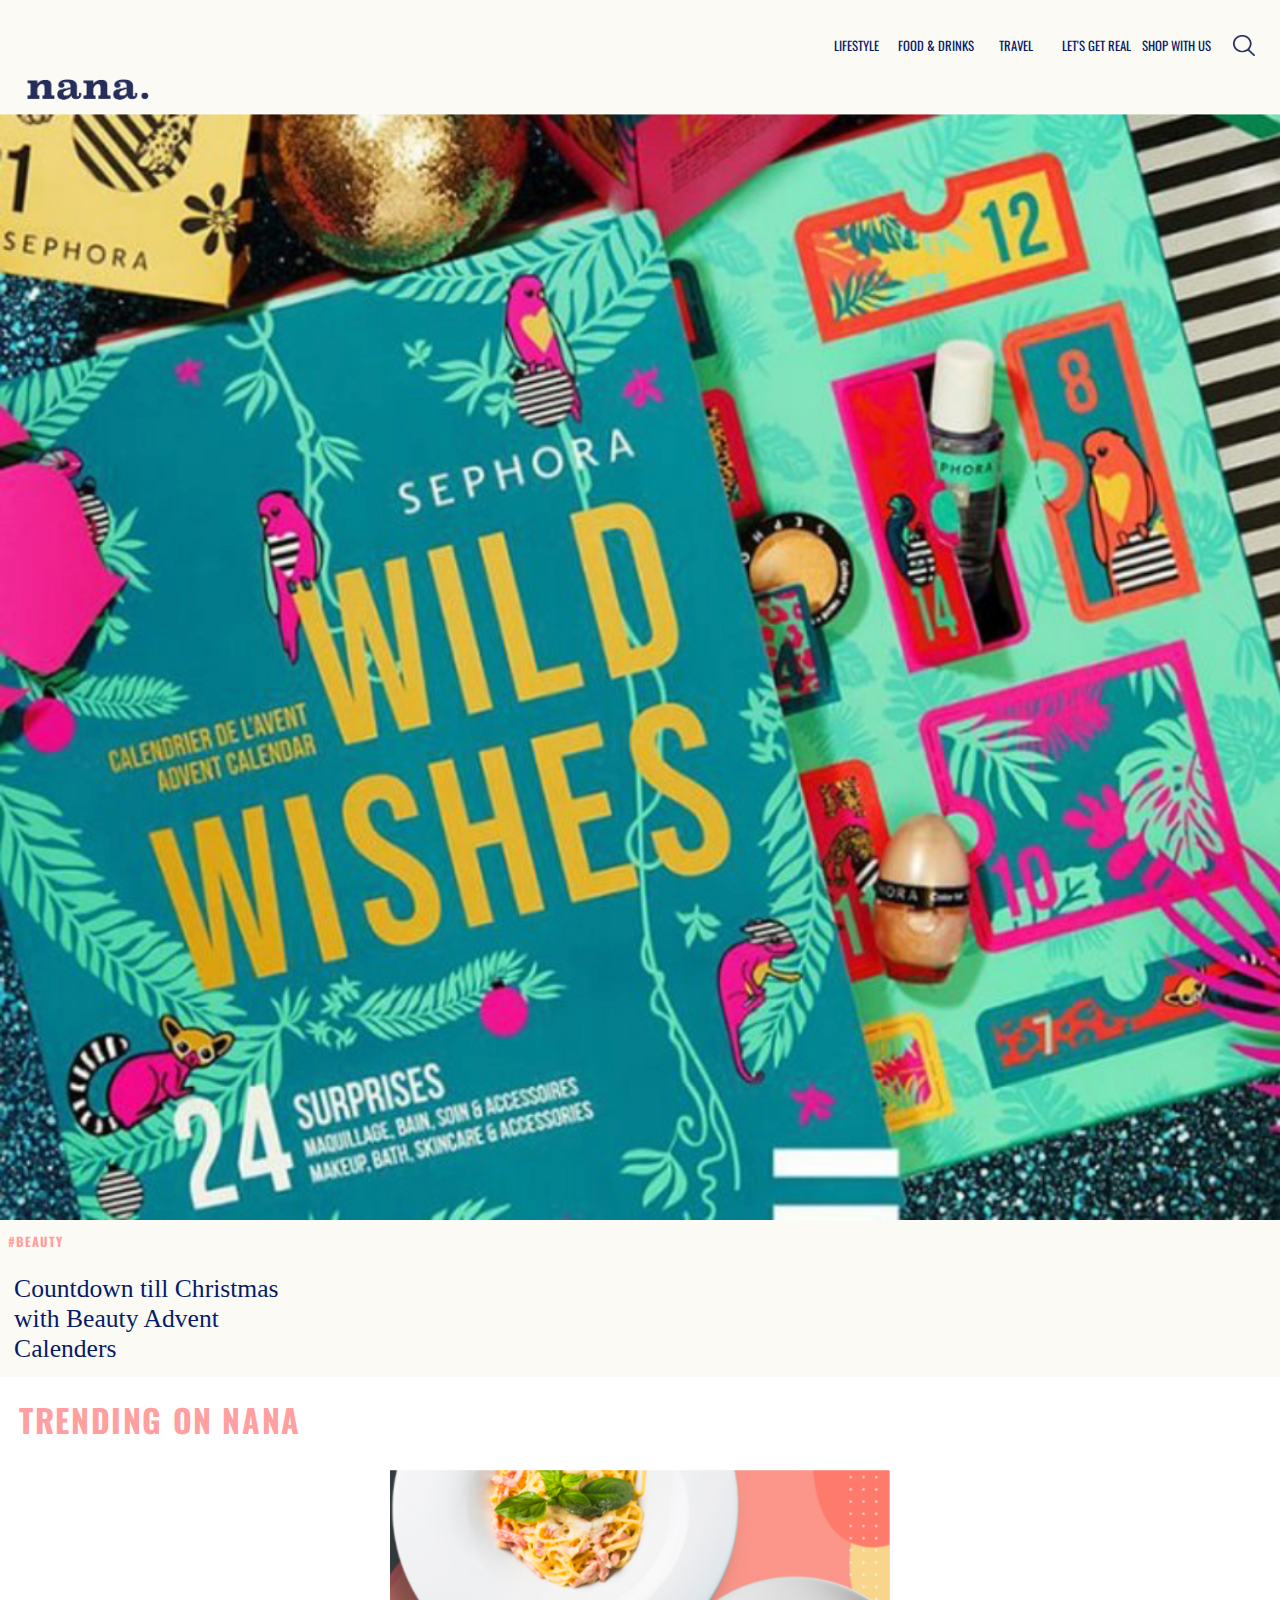
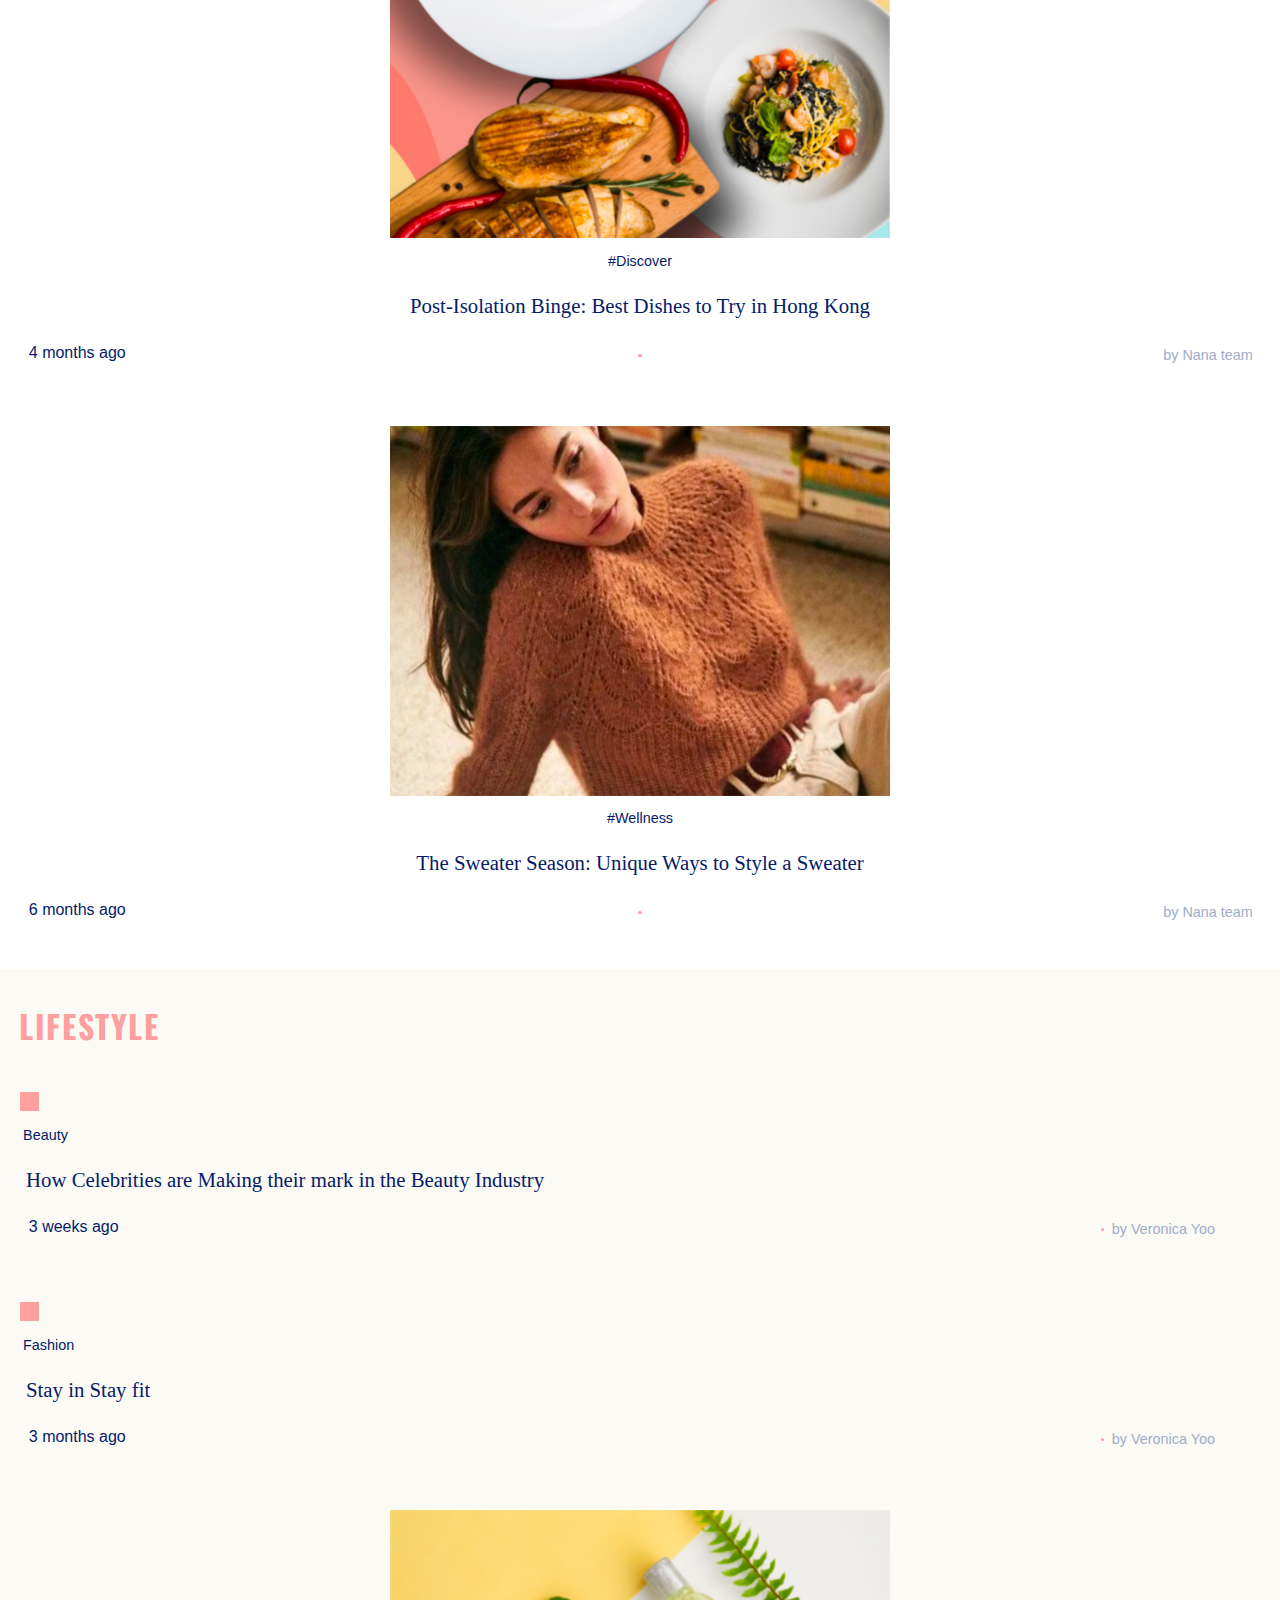
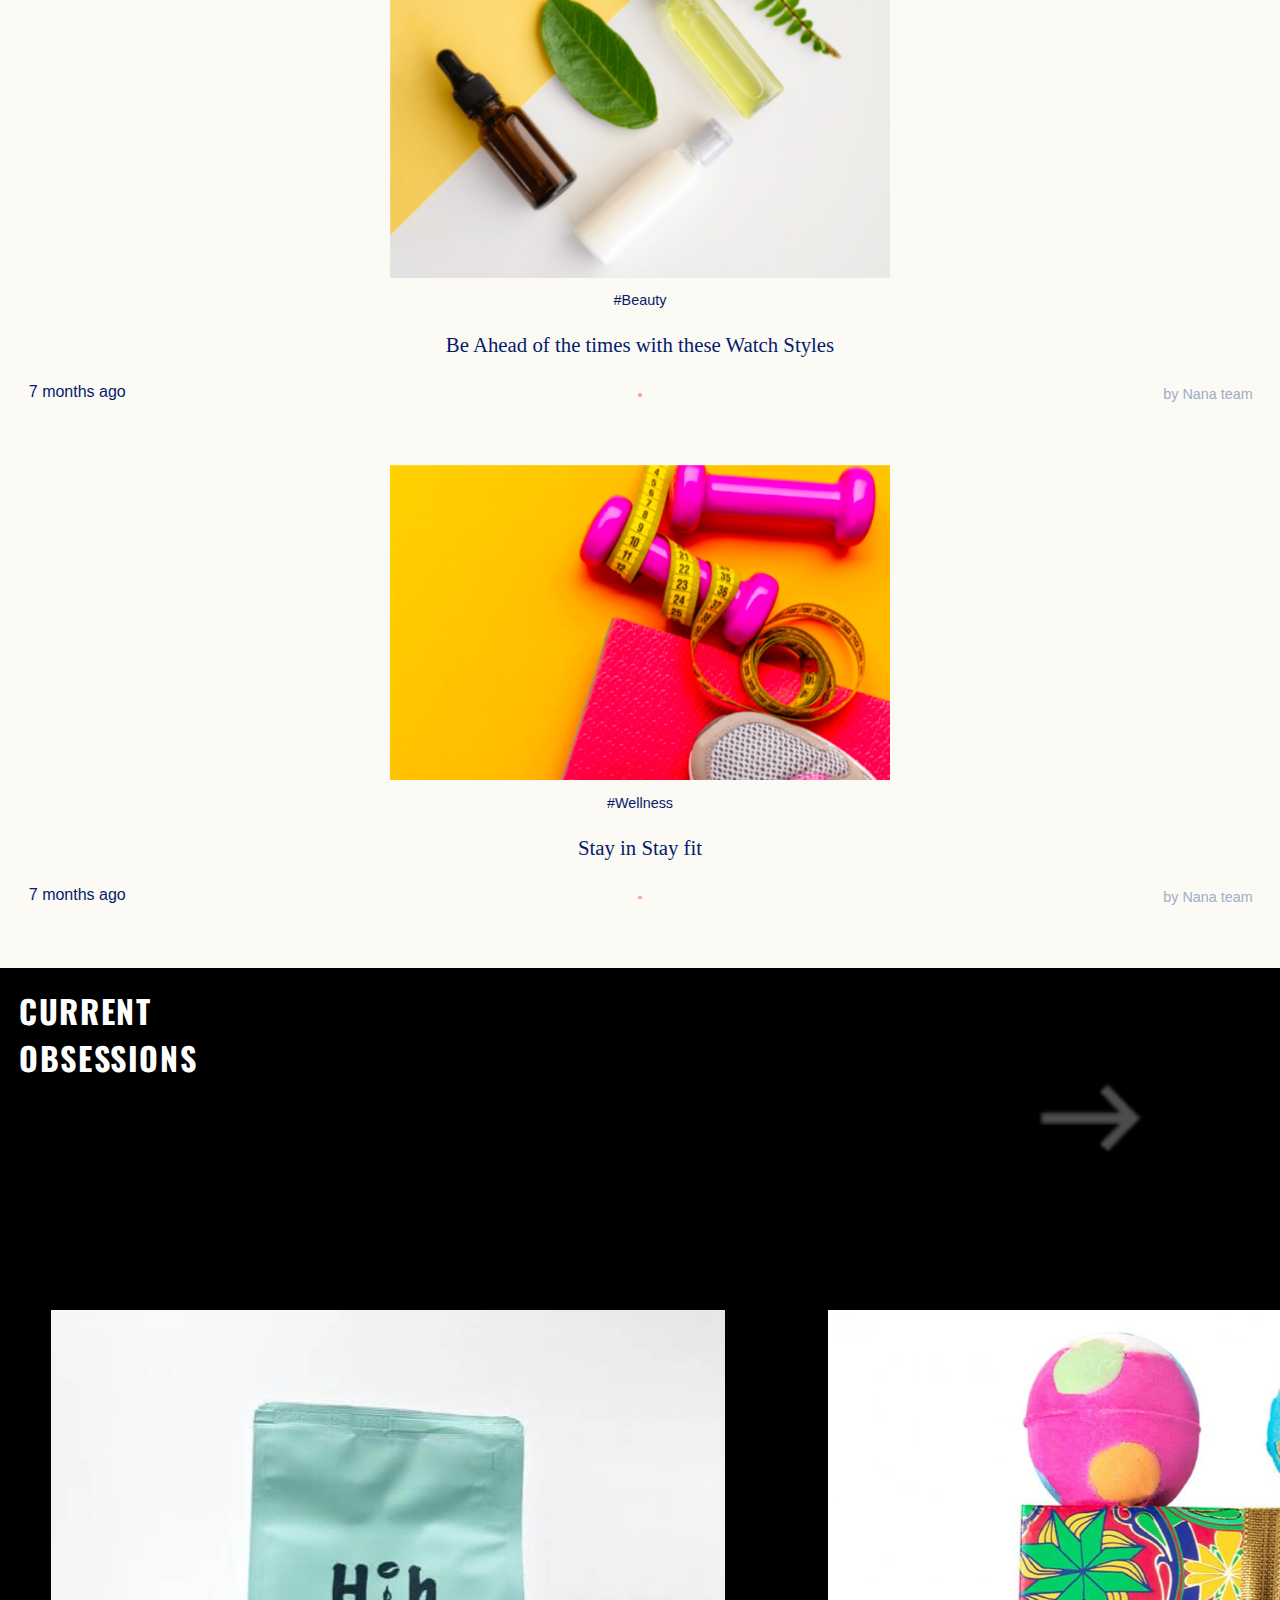
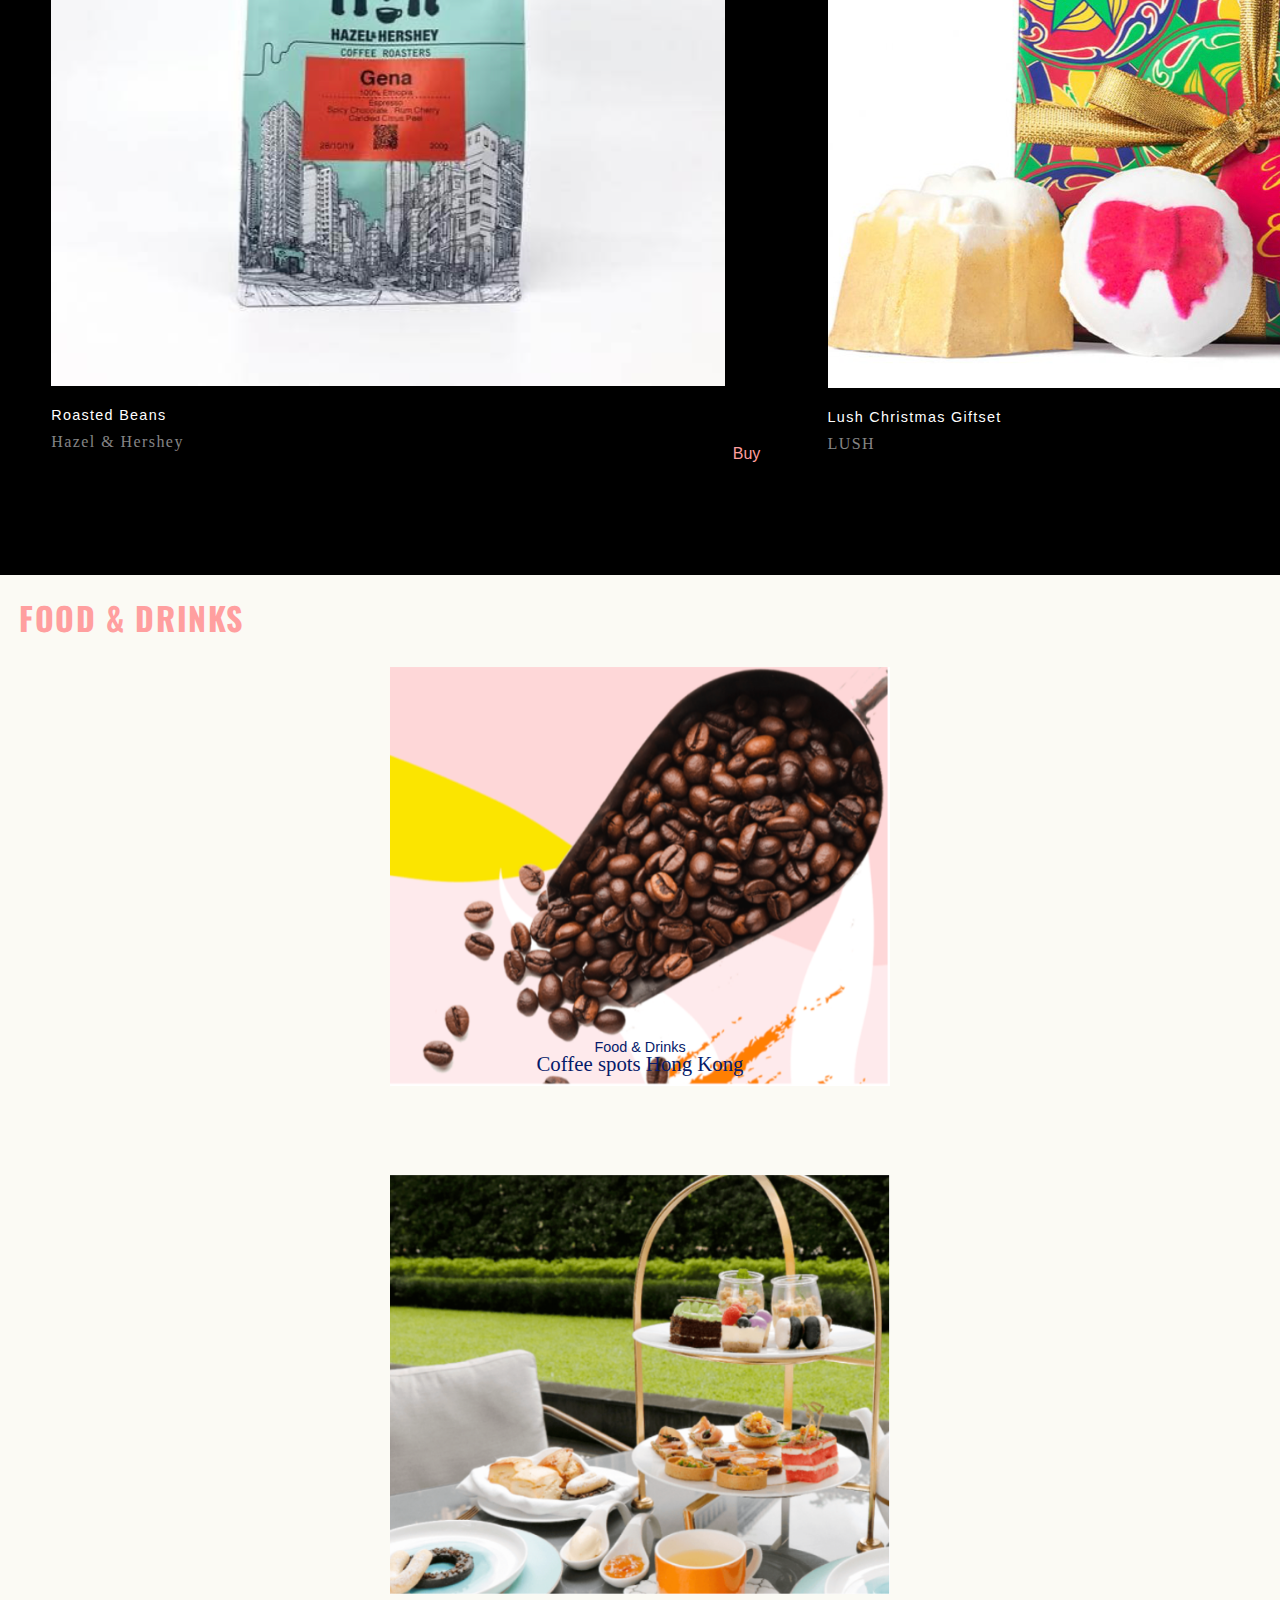
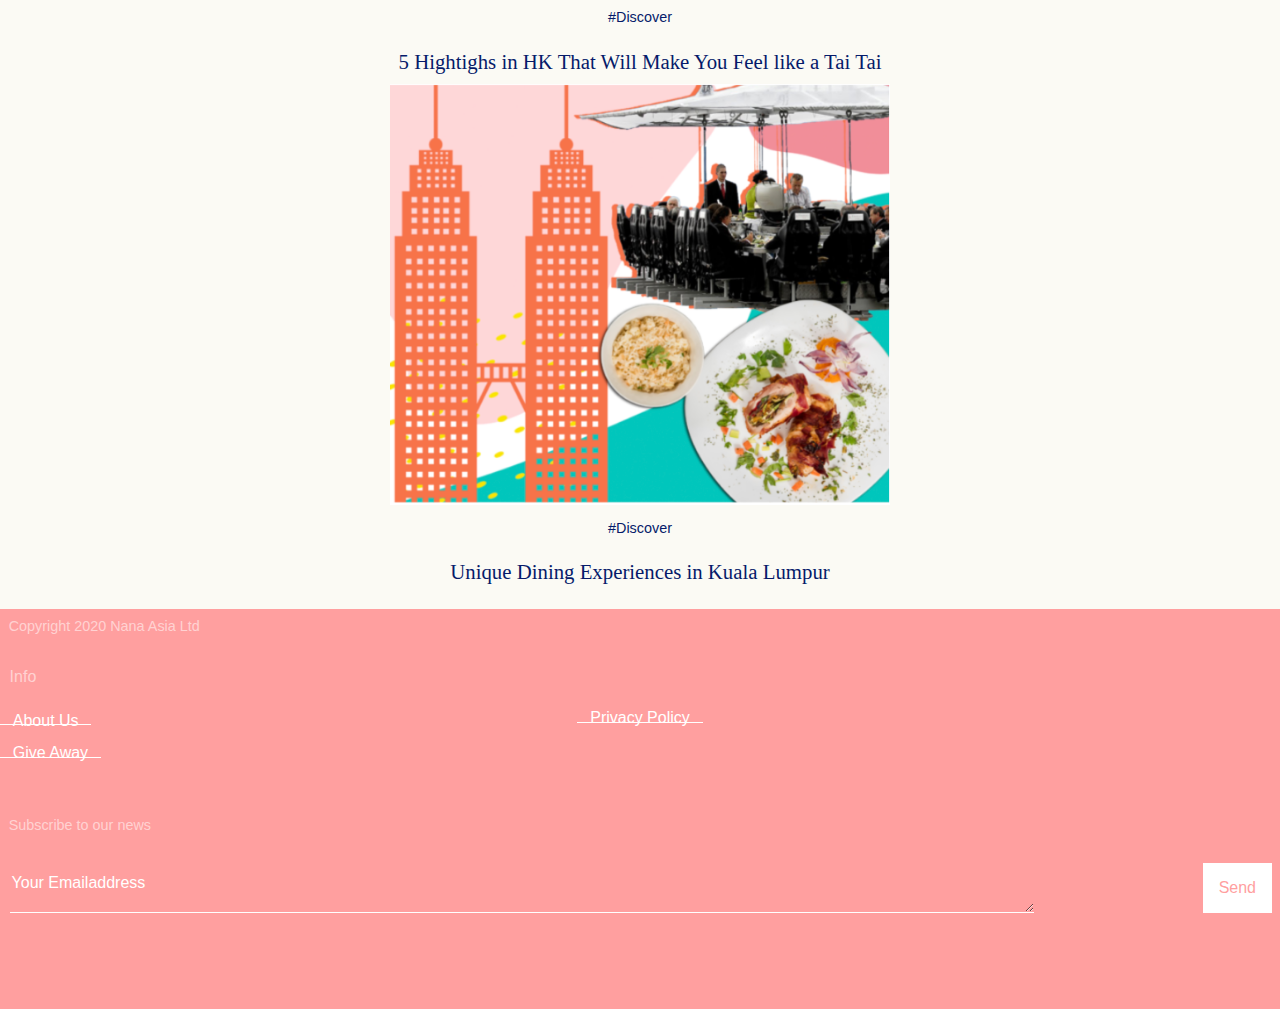
<file: index.html>
<!-- Noa Bos | 201 | 500791864-->
<!DOCTYPE html>
<html lang="en">

<head>

    <link rel="stylesheet" href="styles/style.css">
    <link rel="preconnect" href="https://fonts.gstatic.com">
    <link href="https://fonts.googleapis.com/css2?family=Oswald&display=swap" rel="stylesheet">
    <link rel="preconnect" href="https://fonts.gstatic.com">
    <link href="https://fonts.googleapis.com/css2?family=Merriweather:wght@300&display=swap" rel="stylesheet">
    <meta charset="utf-8">
    <meta name="author" content="Noa Bos klas 201">
    <meta name="viewport" content="width=device-width, initial-scale=1">

    <title>NANA | Digital Magazine and Media Company in Asia for Women</title>

</head>

<body>

    <!-- NAVIGATIE -->
    <header>
        <figure>
            <nav>
                <!-- site logo -->
                <a href="index.html"><img src="images/logo.png" class='logo' alt="logo_nana" /> </a>
                <ul>
                    <li><a href="detailpagina.html">Lifestyle</a> </li>
                    <li> <a href="detailpagina.html">Food &amp; drinks</a></li>
                    <li> <a href="detailpagina.html">Travel</a></li>
                    <li> <a href="detailpagina.html">Let's get real</a></li>
                    <li> <a href="detailpagina.html">Shop with us</a></li>
                </ul>
                <button class="nav-toggler"></button>
                <button class="nav-toggler-blue"></button>
            </nav>
        </figure>

        <!-- search bar -->
        <figure class="menu-btn"><img src="images/search.png" class="search" alt="search_icon" /></figure>
    </header>
    <main>
        <section>

            <!-- Slideshow -->
            <ul class="slideshow-container">
                <li class="mySlides fade"><img src="images/adventkalender.png" alt="advent kalender" />
                    <h2> #Beauty</h2>
                    <h4> Countdown till Christmas with Beauty Advent Calenders</h4>
                </li>
                <li class="mySlides fade"><img src="images/chakra.png" alt="chakra's aligned" />
                    <h2> #Wellness</h2>
                    <h4> I got my Chakras Aligned and this is what happened</h4>
                </li>
                <li class="mySlides fade"><img src="images/schoenen.png" alt="schoenen in de kleur beige" />
                    <h2> #Fashion</h2>
                    <h4>Rock your Outfits with these Shoes</h4>
                </li>
            </ul>
        </section>


        <!-- blog 1 -->

        <section class="blog">
            <figure class='nana_yay'>
                <h2>Trending on NANA </h2>
            </figure>
            <ul>
                <li><img src="images/trending1.png" class="blogpost" alt="trending Post-Isolation Binge ">
                    <p>#Discover</p>
                    <h4><a href="detailpagina.html">Post-Isolation Binge: Best Dishes to Try in Hong Kong</a></h4>
                    <p>4 months ago</p>
                    <aside></aside>
                    <p>by Nana team</p>
                </li>
                <li><img src="images/trending2.png" class="blogpost" alt="trending, how to style a sweater">
                    <p>#Wellness</p>
                    <h4><a href="detailpagina.html">The Sweater Season: Unique Ways to Style a Sweater</a></h4>
                    <p>6 months ago</p>
                    <aside></aside>
                    <p>by Nana team</p>
                </li>
            </ul>
        </section>


        <!-- blog 2 -->

        <section class="blogg">
            <h2>Lifestyle</h2>
            <ul class="apart">
                <li>
                    <figure class="roze"></figure>
                    <p>Beauty</p>
                    <h4><a href="detailpagina.html">How Celebrities are Making their mark in the Beauty Industry</a></h4>
                    <p>3 weeks ago</p>
                    <aside class="rondjeroze"></aside>
                    <p>by Veronica Yoo</p>
                </li>
                <li>
                    <figure class="roze"></figure>
                    <p>Fashion</p>
                    <h4><a href="detailpagina.html">Stay in Stay fit</a></h4>
                    <p>3 months ago</p>
                    <aside class="rondjeroze"></aside>
                    <p>by Veronica Yoo</p>
                </li>
            </ul>
            <ul>
                <li><img src="images/lifestyle1.png" class="blogpost" alt="beauty lifestyle">
                    <p>#Beauty</p>
                    <h4><a href="detailpagina.html">Be Ahead of the times with these Watch Styles</a></h4>
                    <p>7 months ago</p>
                    <aside></aside>
                    <p>by Nana team</p>
                </li>
                <li><img src="images/lifestyle2.png" class="blogpost" alt="beauty wellness">
                    <p>#Wellness</p>
                    <h4><a href="detailpagina.html">Stay in Stay fit</a></h4>
                    <p>7 months ago</p>
                    <aside></aside>
                    <p>by Nana team</p>
                </li>
            </ul>
        </section>

        <!-- shop -->
        <section class="carousel">
            <h3>Current Obsessions</h3>
            <img src="images/pijl.png" alt="pijl" class="pijl_obsessions">
            <ul class="content-slider">
                <li class="img-holder"><img src="images/shop1.png" alt="Roasted beans" class="img-responsive">
                    <h6>Roasted Beans</h6>
                    <h5>Hazel &amp; Hershey</h5><a href="detailpagina.html">Buy</a>
                </li>
                <li class="img-holder"><img src="images/shop2.png" alt="Lush for christmas" class="img-responsive">
                    <h6>Lush Christmas Giftset</h6>
                    <h5>LUSH</h5><a href="detailpagina.html">Buy</a>
                </li>
                <li class="img-holder"><img src="images/shop3.png" alt="Alphabet earrings" class="img-responsive">
                    <h6>Alphabet Earrings</h6>
                    <h5>APM Monaco</h5><a href="detailpagina.html">Buy</a>
                </li>
                <li class="img-holder"><img src="images/shop4.png" alt="scarf acne" class="img-responsive">
                    <h6>Camel Fringed Wool Scarf</h6>
                    <h5>Acne Studios</h5><a href="detailpagina.html">Buy</a>
                </li>
                <li class="img-holder"><img src="images/shop5.png" alt="simple use camera" class="img-responsive">
                    <h6>Lomography Simple Use Film Camera</h6>
                    <h5>Fortress</h5><a href="detailpagina.html">Buy</a>
                </li>
            </ul>
        </section>


        <!-- blog 3 -->
        <section class="blog3">
            <h2>Food &amp; Drinks</h2>
            <ul>
                <li><img src="images/food.png" class="blogpost" alt="discover coffe spots">
                    <p class="ontop">Food &amp; Drinks</p>
                    <h4 class="ontop"><a href="detailpagina.html">Coffee spots Hong Kong </a></h4>
                </li>
                <li><img src="images/food2.png" class="blogpost" alt="discover tai tai">
                    <p>#Discover</p>
                    <h4><a href="detailpagina.html">5 Hightighs in HK That Will Make You Feel like a Tai Tai</a></h4>
                </li>
                <li><img src="images/food3.png" class="blogpost" alt="discover kuala lumpur">
                    <p>#Discover</p>
                    <h4><a href="detailpagina.html">Unique Dining Experiences in Kuala Lumpur</a></h4>
                </li>
            </ul>
        </section>



        <script src="scripts/script.js"></script>
    </main>


    <!-- Footer -->

    <footer>
        <article class='witt'>
            <p> Copyright 2020 Nana Asia Ltd</p>
            <p>Info</p>
        </article>
        <ul class='footerlijstje'>
            <li> <a class='wit' href="detailpagina.html">About Us</a></li>
            <li> <a class='wit' href="detailpagina.html">Give Away</a></li>
            <li class='anderekant'> <a class='wit' href="detailpagina.html">Privacy Policy</a></li>
        </ul>
        <form>
            <article class='witt'>
                <p> Subscribe to our news</p>
            </article>
            <textarea id="subject" name="subject" placeholder="Your Emailaddress"></textarea>
            <button class='btn'>Send</button>
        </form>
    </footer>
</body>

</html>
</file>
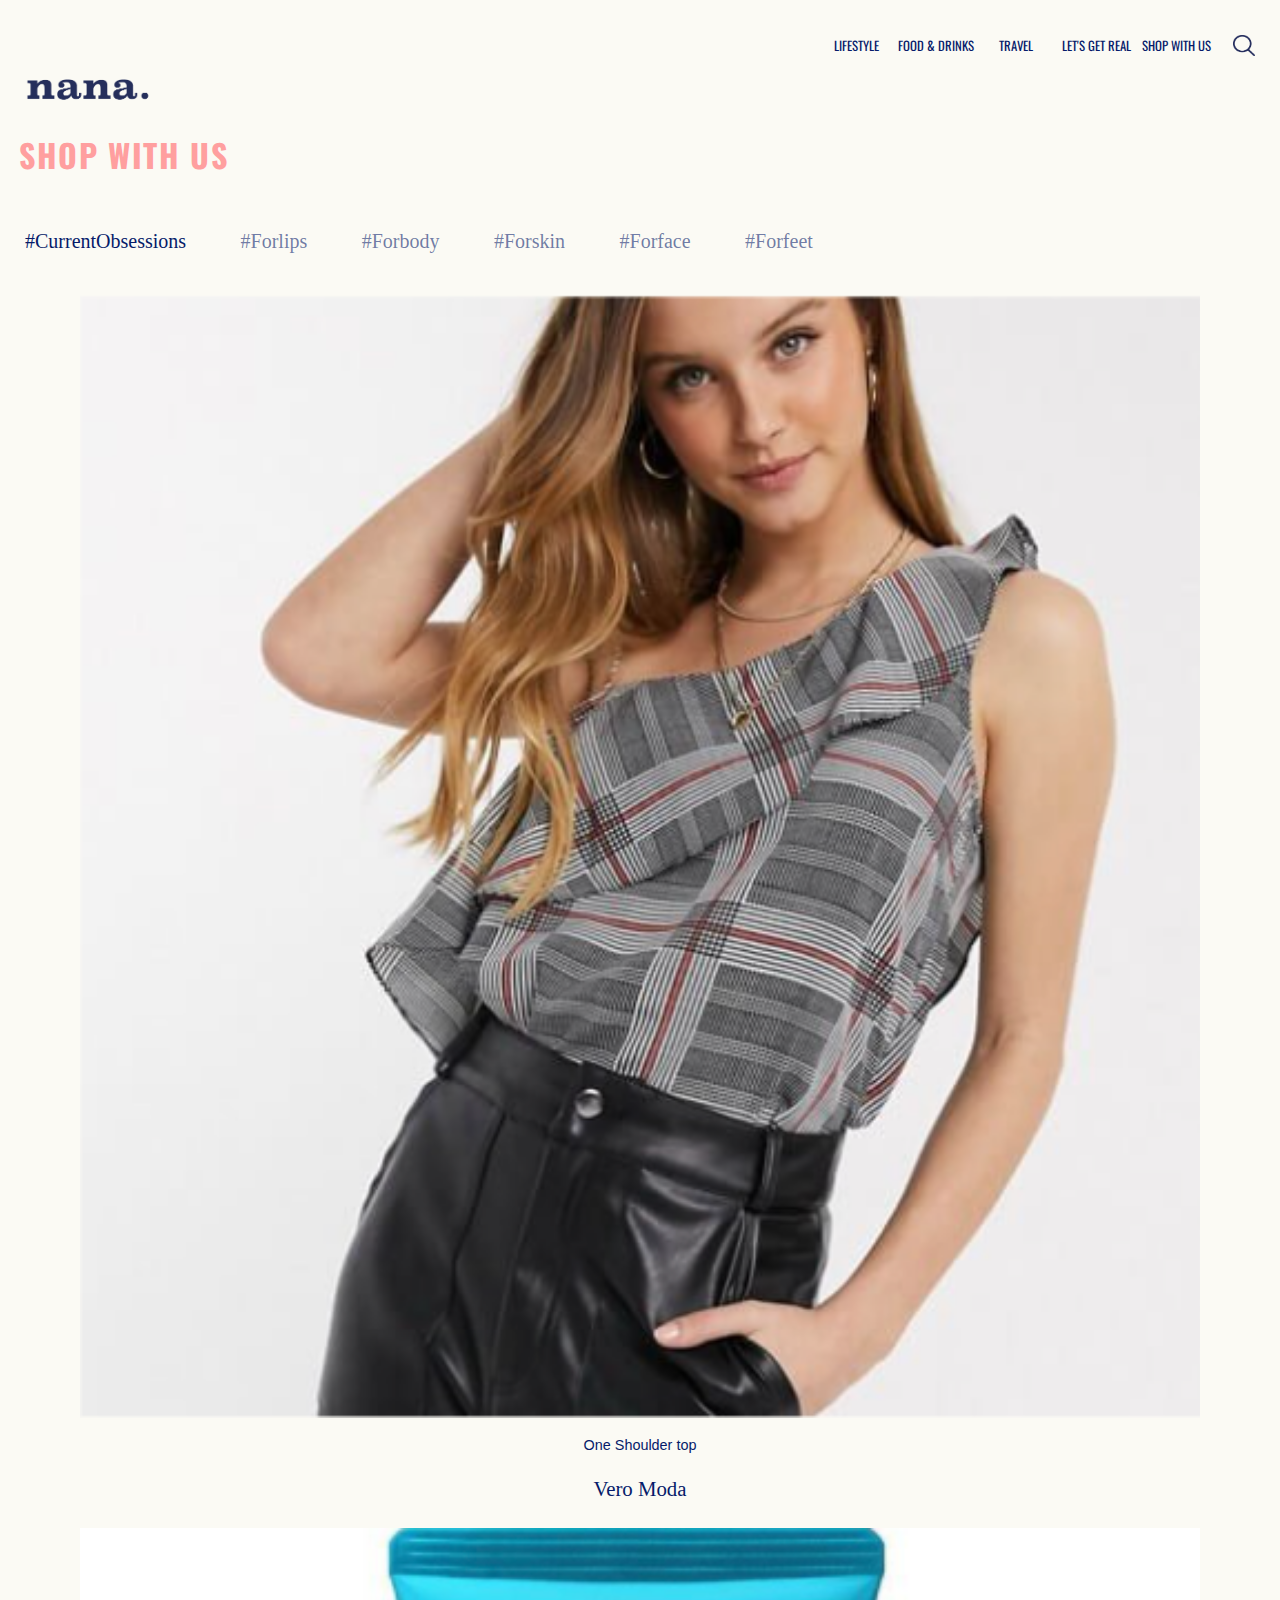
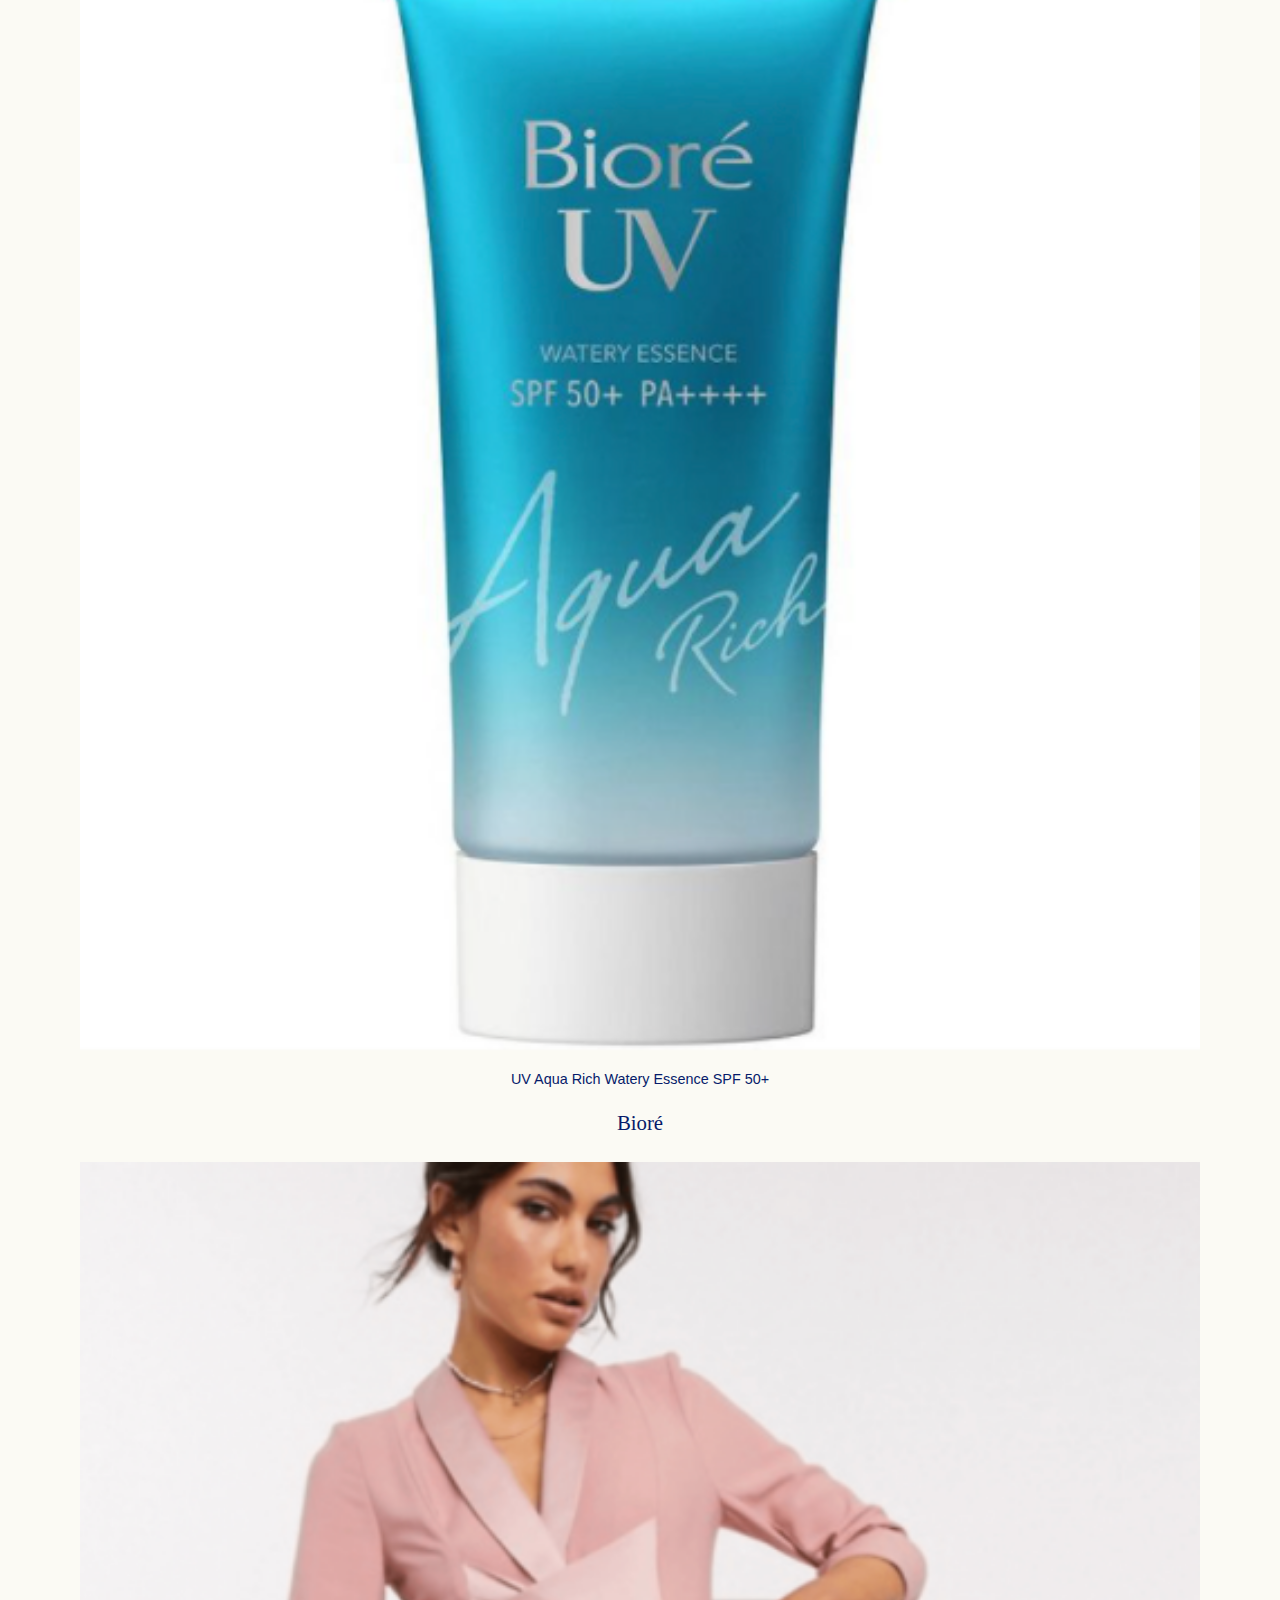
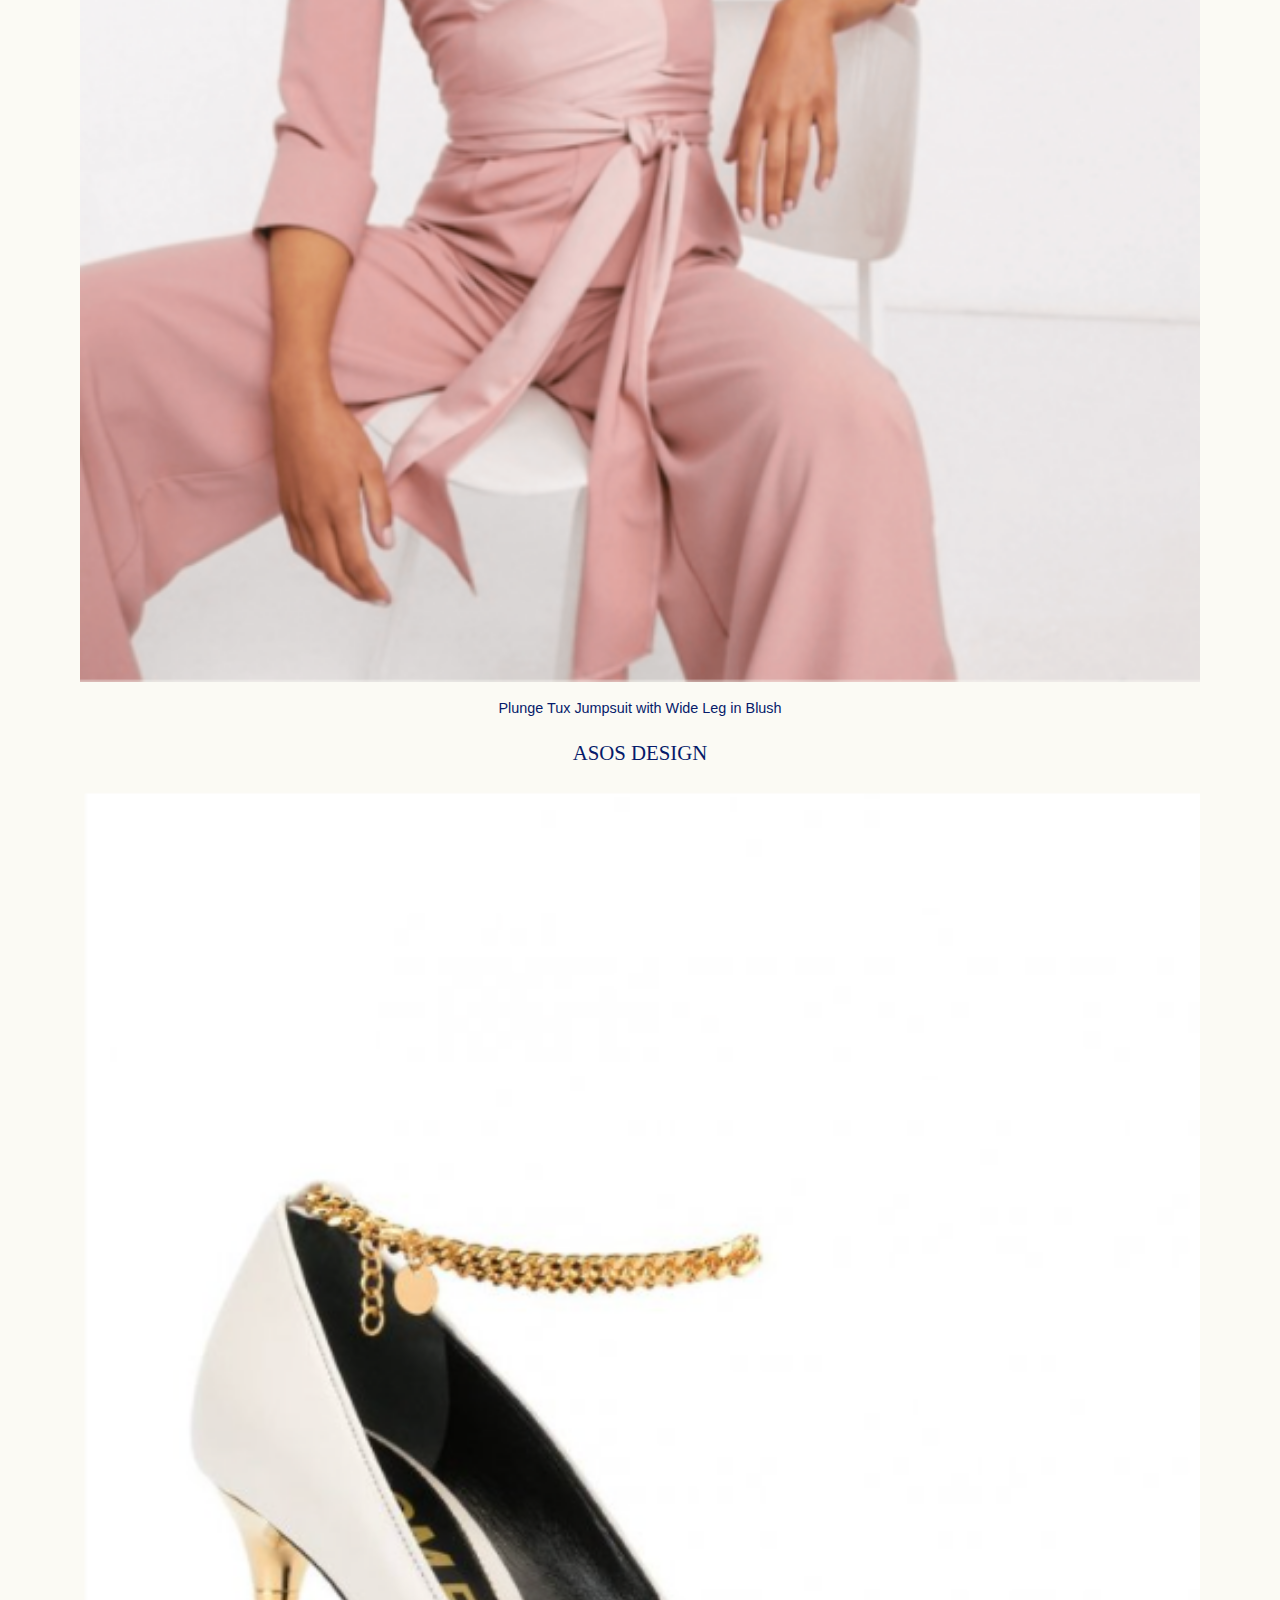
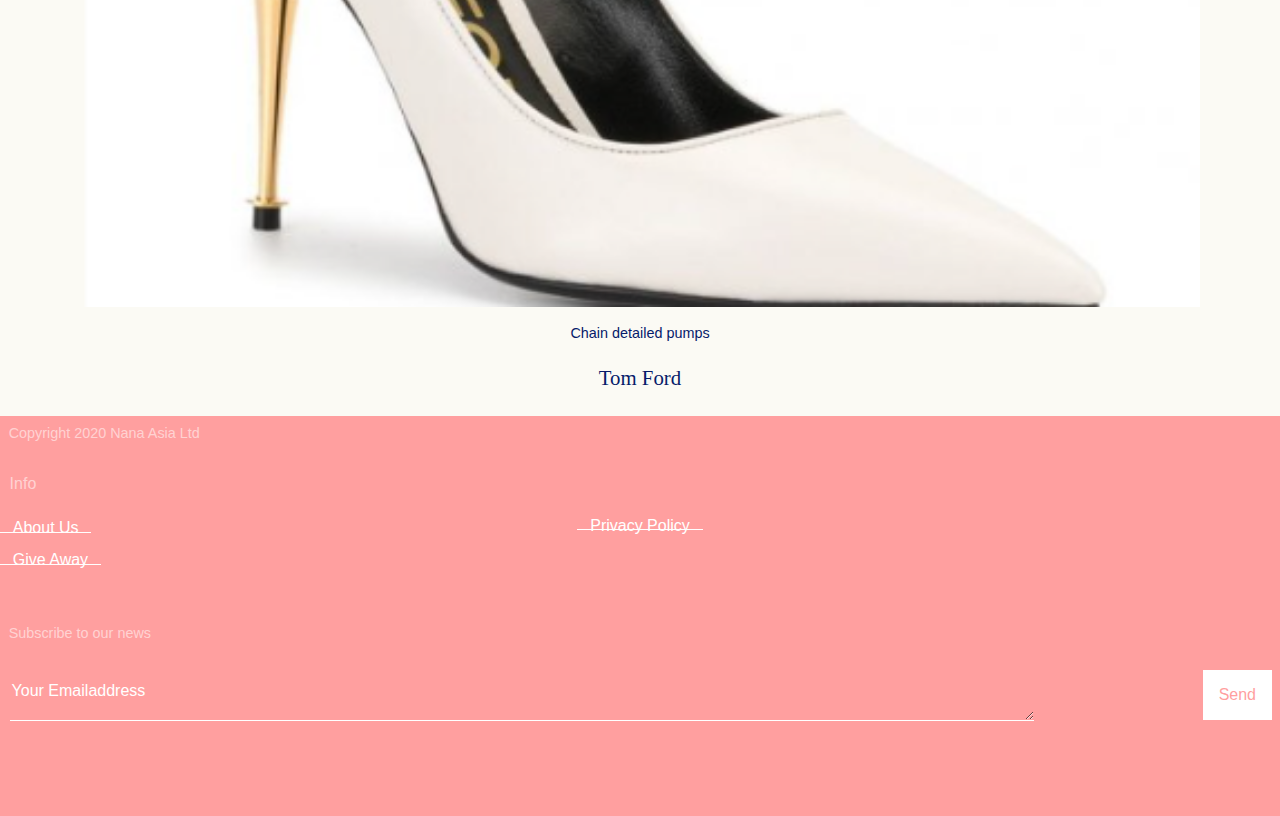
<file: detailpagina.html>
<!-- Noa Bos | 201 | 500791864-->
<!DOCTYPE html>
<html lang="en">

<head>

    <link rel="stylesheet" href="styles/style.css">
    <link rel="preconnect" href="https://fonts.gstatic.com">
    <link href="https://fonts.googleapis.com/css2?family=Oswald&display=swap" rel="stylesheet">
    <link rel="preconnect" href="https://fonts.gstatic.com">
    <link href="https://fonts.googleapis.com/css2?family=Merriweather:wght@300&display=swap" rel="stylesheet">
    <meta charset="utf-8">
    <meta name="author" content="Noa Bos klas 201">
    <meta name="viewport" content="width=device-width, initial-scale=1">

    <title>NANA | Shop with us</title>

</head>

<body>

    <!-- NAVIGATIE -->
    <header>
        <figure>
            <nav>
         <!-- site logo -->
                <a href="index.html"><img src="images/logo.png" class='logo' alt="logo_nana" /> </a>
                <ul>
                    <li><a href="detailpagina.html">Lifestyle</a> </li>
                    <li> <a href="detailpagina.html">Food &amp; drinks</a></li>
                    <li> <a href="detailpagina.html">Travel</a></li>
                    <li> <a href="detailpagina.html">Let's get real</a></li>
                    <li> <a href="detailpagina.html">Shop with us</a></li>
                </ul>
                <button class="nav-toggler"></button>
                <button class="nav-toggler-blue"></button>
            </nav>
        </figure>
        <!-- search bar -->
        <figure class="menu-btn"><img src="images/search.png" class="search" alt="search_icon" /></figure>
    </header>
    <main>


        <section>
            <h2>Shop with us</h2>
            <ul>
                <li class="filteroptie active" data-class="currentobsessions">#CurrentObsessions</li>
                <li class="filteroptie" data-class="forlips">#Forlips</li>
                <li class="filteroptie" data-class="forbody">#Forbody</li>
                <li class="filteroptie" data-class="forskin">#Forskin</li>
                <li class="filteroptie" data-class="forface">#Forface</li>
                <li class="filteroptie" data-class="forfeet">#Forfeet</li>
            </ul>

            <article class='shopwhithus'>
                <figure class="filter visible" data-class="currentobsessions">
                    <a href="https://www.asos.com/vero-moda/vero-moda-check-one-shoulder-top/prd/14369544?clr=snow-white&colourWayId=16611220&SearchQuery=one%20shoulder%20tops">
                        <figure><img src="images/veromoda.png" alt="veromoda top, a grey blouse with only one shoulder">
                            <p>One Shoulder top</p>
                            <h4>Vero Moda</h4>
                        </figure>
                    </a>
                    <a href="https://www.asos.com/vero-moda/vero-moda-check-one-shoulder-top/prd/14369544?clr=snow-white&colourWayId=16611220&SearchQuery=one%20shoulder%20tops">
                        <figure><img src="images/biore.png" alt="biore creme in a blue tube">
                            <p>UV Aqua Rich Watery Essence SPF 50+</p>
                            <h4>Bioré</h4>
                        </figure>
                    </a>
                    <a href="https://www.asos.com/vero-moda/vero-moda-check-one-shoulder-top/prd/14369544?clr=snow-white&colourWayId=16611220&SearchQuery=one%20shoulder%20tops">
                        <figure><img src="images/asosdesign.png" alt="Juimpsuit pink, with wide legs">
                            <p> Plunge Tux Jumpsuit with Wide Leg in Blush</p>
                            <h4> ASOS DESIGN</h4>
                        </figure>
                    </a>
                    <a href="https://www.asos.com/vero-moda/vero-moda-check-one-shoulder-top/prd/14369544?clr=snow-white&colourWayId=16611220&SearchQuery=one%20shoulder%20tops">
                        <figure><img src="images/tomford.png" alt="white Tom Ford high heels, with a golden chain">
                            <p> Chain detailed pumps</p>
                            <h4>Tom Ford</h4>
                        </figure>
                    </a>
                </figure>

                <figure class="filter unvisible" data-class="forlips">
                    <a href="https://www.asos.com/vero-moda/vero-moda-check-one-shoulder-top/prd/14369544?clr=snow-white&colourWayId=16611220&SearchQuery=one%20shoulder%20tops">
                        <figure><img src="images/lips1.png" alt="lip butter from the brand glossier">
                            <p>Balm Dotcom </p>
                            <h4>Glossier</h4>
                        </figure>
                    </a>
                    <a href="https://www.asos.com/vero-moda/vero-moda-check-one-shoulder-top/prd/14369544?clr=snow-white&colourWayId=16611220&SearchQuery=one%20shoulder%20tops">
                        <figure><img src="images/lips2.png" alt="golden lipsstick">
                            <p>L'ESSENTIEL GUERLAIN</p>
                            <h4>$100</h4>
                        </figure>
                    </a>
                    <a href="https://www.asos.com/vero-moda/vero-moda-check-one-shoulder-top/prd/14369544?clr=snow-white&colourWayId=16611220&SearchQuery=one%20shoulder%20tops">
                        <figure><img src="images/lips3.png" alt="lipstick dior">
                            <p>Dior Addict Stellar Shine</p>
                            <h4>10$</h4>
                        </figure>
                    </a>
                </figure>

                <figure class="filter unvisible" data-class="forbody">
                    <a href="https://www.asos.com/vero-moda/vero-moda-check-one-shoulder-top/prd/14369544?clr=snow-white&colourWayId=16611220&SearchQuery=one%20shoulder%20tops">
                        <figure><img src="images/valentino.png" alt="VSLING wallet in the color pink">
                            <p>VSLING - leather wallet</p>
                            <h4>Valentino</h4>
                        </figure>
                    </a>
                    <a href="https://www.asos.com/vero-moda/vero-moda-check-one-shoulder-top/prd/14369544?clr=snow-white&colourWayId=16611220&SearchQuery=one%20shoulder%20tops">
                        <figure><img src="images/veromoda.png" alt="veromoda top, a grey blouse with only one shoulder">
                            <p>One Shoulder top</p>
                            <h4>Vero Moda</h4>
                        </figure>
                    </a>
                    <a href="https://www.asos.com/vero-moda/vero-moda-check-one-shoulder-top/prd/14369544?clr=snow-white&colourWayId=16611220&SearchQuery=one%20shoulder%20tops">
                        <figure><img src="images/liujo.png" alt="wrapped liujo dress in army green">
                            <p>Wrap Shirt Dress</p>
                            <h4>Liu Jo</h4>
                        </figure>
                    </a>
                    <a href="https://www.asos.com/vero-moda/vero-moda-check-one-shoulder-top/prd/14369544?clr=snow-white&colourWayId=16611220&SearchQuery=one%20shoulder%20tops">
                        <figure><img src="images/isabelmarant.png" alt="Brown belt, made for dresses">
                            <p>Lecce leather belt</p>
                            <h4>Isabel Marant</h4>
                        </figure>
                    </a>
                </figure>

                <figure class="filter unvisible" data-class="forskin">
                    <a href="https://www.asos.com/vero-moda/vero-moda-check-one-shoulder-top/prd/14369544?clr=snow-white&colourWayId=16611220&SearchQuery=one%20shoulder%20tops">
                        <figure><img src="images/face4.png" alt="creme, with a yellow cap">
                            <p>Clear Skin Probiotic Masque</p>
                            <h4>Eminence Organics</h4>
                        </figure>
                    </a>
                    <a href="https://www.asos.com/vero-moda/vero-moda-check-one-shoulder-top/prd/14369544?clr=snow-white&colourWayId=16611220&SearchQuery=one%20shoulder%20tops">
                        <figure><img src="images/face1.png" alt="creme, with a yellow cap">
                            <p>Air Light Sun Stick SPF50+ PA++++ 26g</p>
                            <h4>Laneige</h4>
                        </figure>
                    </a>
                    <a href="https://www.asos.com/vero-moda/vero-moda-check-one-shoulder-top/prd/14369544?clr=snow-white&colourWayId=16611220&SearchQuery=one%20shoulder%20tops">
                        <figure><img src="images/face2.png" alt="biore creme in a blue tube">
                            <p>UV Aqua Rich Watery Essence SPF 50+</p>
                            <h4>Bioré</h4>
                        </figure>
                    </a>

                </figure>

                <figure class="filter unvisible" data-class="forface">
                    <a href="https://www.asos.com/vero-moda/vero-moda-check-one-shoulder-top/prd/14369544?clr=snow-white&colourWayId=16611220&SearchQuery=one%20shoulder%20tops">
                        <figure><img src="images/lips1.png" alt="lip butter a with purple top">
                            <p>Balm Dotcom </p>
                            <h4>Glossier</h4>
                        </figure>
                    </a>
                    <a href="https://www.asos.com/vero-moda/vero-moda-check-one-shoulder-top/prd/14369544?clr=snow-white&colourWayId=16611220&SearchQuery=one%20shoulder%20tops">
                        <figure><img src="images/face1.png" alt="creme, with a yellow cap">
                            <p>Air Light Sun Stick SPF50+ PA++++ 26g</p>
                            <h4>Laneige</h4>
                        </figure>
                    </a>
                    <a href="https://www.asos.com/vero-moda/vero-moda-check-one-shoulder-top/prd/14369544?clr=snow-white&colourWayId=16611220&SearchQuery=one%20shoulder%20tops">
                        <figure><img src="images/face2.png" alt="biore creme in a blue tube">
                            <p>UV Aqua Rich Watery Essence SPF 50+</p>
                            <h4>Bioré</h4>
                        </figure>
                    </a>

                </figure>

                <figure class="filter unvisible" data-class="forfeet">
                    <a href="https://www.asos.com/vero-moda/vero-moda-check-one-shoulder-top/prd/14369544?clr=snow-white&colourWayId=16611220&SearchQuery=one%20shoulder%20tops">
                        <figure><img src="images/tomford.png" alt="white Tom Ford high heels, with a golden chain">
                            <p>Chain detailed pumps</p>
                            <h4>TOM FORD</h4>
                        </figure>
                    </a>
                    <a href="https://www.asos.com/vero-moda/vero-moda-check-one-shoulder-top/prd/14369544?clr=snow-white&colourWayId=16611220&SearchQuery=one%20shoulder%20tops">
                        <figure><img src="images/feet.png" alt="oversized beige sneakers, with grey lines on the side">
                            <p>Bake low-top sneakers</p>
                            <h4>Chloé</h4>
                        </figure>
                    </a>

                </figure>
            </article>
        </section>
        <script src="scripts/script.js"></script>
    </main>

<!-- footer -->
    <footer class='footer'>
        <article class='witt'>
            <p> Copyright 2020 Nana Asia Ltd</p>
            <p>Info</p>
        </article>
        <ul class='footerlijstje'>
            <li> <a class='wit' href="detailpagina.html">About Us</a></li>
            <li> <a class='wit' href="detailpagina.html">Give Away</a></li>
            <li class='anderekant'> <a class='wit' href="detailpagina.html">Privacy Policy</a></li>
        </ul>
        <form>
            <article class='witt'>
                <p> Subscribe to our news</p>
            </article>
            <textarea id="subject" name="subject" placeholder="Your Emailaddress"></textarea>
            <button class='btn'>Send</button>
        </form>
    </footer>
</body>

</html>
</file>
<file: styles/style.css>
/* CSS Document */
/* noa bos 201 500791864 */
*,
*::after,
*::before {
    box-sizing: border-box;
}

/****************/
/* BASICS */
/****************/

html {
    max-width: 100%;
    overflow-x: hidden;
}

body {
    background: #FBFAF4;
    margin: 0;
    font-family: Helvetica, sans-serif;
    max-width: 100%;
    background-color: #FBFAF4;
    max-width: 100%;
}

@media (max-width: 37.5em) {
    body {
        max-width: 100%;
        overflow-x: hidden;
        position: relative;
    }

    html {
        max-width: 100%;
        overflow-x: hidden;
        position: relative;
    }

    ul {
        list-style: none;
        margin: 0;
        padding: 0;
    }
}

ul {
    list-style: none;
    margin: 0;
    padding: 0;
}

/* Is voor de witte titel in zwarte vlak deze moet wit zijn & onder elkaar*/

h3 {
    display: inline-block;
    font-family: 'Oswald', sans-serif;
    vertical-align: top;
    text-transform: uppercase;
    text-decoration: none;
    letter-spacing: 0.05em;
    color: #fff;
    margin-top: 0.6em;
    font-size: 2em;
    text-align: left;
    padding-left: 0.6em;
    width: 0.6em;

}

/* is voor alle roze titels; deze moet roze zijn */

h2 {
    display: inline-block;
    font-family: 'Oswald', sans-serif;
    vertical-align: top;
    text-transform: uppercase;
    text-decoration: none;
    letter-spacing: 0.05em;
    color: #FF9F9F;
    margin-top: 0.6em;
    font-size: 2em;
    text-align: left;
    padding-left: 0.6em;
    max-width: 70%;

}

/* simpele titel voor het product */

h6 {
    letter-spacing: 0.09em;
    color: #fff;
    font-size: 0.9em;
    position: relative;
    top: -1.1em;
    font-weight: 500;
    text-decoration: none;
}

/* simpele onder titel voor het product */

h5 {
    font-family: 'Times New Roman', sans-serif;
    text-decoration: none;
    letter-spacing: 0.09em;
    color: rgba(255, 255, 255, 0.53);
    font-size: 1em;
    position: relative;
    top: -2.5em;
    font-weight: 500;

}

a {
    text-decoration: none;
    color: #061B6A;
}

/****************/
/*NAVIGATIE */
/****************/

.search {
    max-width: 1%;
    height: auto;
    position: relative;
    left: 85%;
    top: -1.3em;
}

input {
    display: none;
}


nav {
    display: flex;
    align-items: center;
    justify-content: space-evenly;
    box-sizing: border-box;
    display: table;
    position: relative;
    left: 15%;
    top: 0.6em;
}


nav ul {
    list-style: none;
    display: flex;
    position: relative;
    padding-left: 25em;
}

nav ul li a {
    display: inline-block;
    font-family: 'Oswald', sans-serif;
    text-transform: uppercase;
    text-decoration: none;
    color: #061B6A;
    margin-top: 0.6em;
    text-decoration: none;
    font-size: 0.8em;
    text-align: center;
    position: relative;
    margin: 6.25em;
    width: 6.25em;
    margin: 0em;
    display: inline-block;

}

.filter img {
    width: 100%;
}


/****************/
/*NAVIGATIE VIERKANTJE*/
/****************/


.nav-toggler-blue {
    display: none;
}

.nav-toggler {
    display: none;
}


.logo {
    width: 8em;
    margin-top: 1em;
    text-align: center;
    cursor: pointer;
    z-index: 10;
    position: relative;
    left: 0.6em;
    top: 2.5em;

}

@media only screen and (max-width: 37.5em) and (max-width: 48em) {
    .logo {
        visibility: visible;
        position: relative;
        width: 35%;
        left: 35%;
        margin: 0;
        padding: 0;
        top: 0em;
    }
}

a {
    text-decoration: none;
    color: #061B6A;
}

.nav-toggler-blue {
    border: 0.19em solid #061B6A;
    background-color: #061B6A;
    cursor: pointer;
    height: 1.5em;
    width: 0.19em;
    position: relative;
    z-index: 4;
    display: none;
    left: -1.56em;
    margin-top: 1.25em;
}

.nav-toggler:focus {
    background-color: white;
}

.nav-toggler {
    border: 0.1875em solid #FF9F9F;
    background-color: rgba(6, 27, 106, 0);
    cursor: pointer;
    height: 1.56em;
    width: 0.06em;
    display: none;
    z-index: 5;
    margin-top: 1.25em;
    border-radius: 1%;
}

header {
    background-color: #FBFAF4;
    position: relative;
    top: -1.25em;
}

.search {
    display: block;
    position: relative;
    top: -0.3em;
    left: 4em;
    max-width: 35%;
    height: auto;
}


@media screen and (max-width: 50em) {
    .nav-toggler-blue {
        position: absolute;
        top: 15%;
        left: 2%;
    }

    .nav-toggler {
        position: absolute;
        top: 12%;
        left: 0%;
    }

    .nav-toggler-blue {
        position: absolute;
        top: 15%;
        left: 2%;
    }
}

nav ul.open {
    animation: 1s down-open;
}

/****************/
/*ANIMATIE DROPDOWN MENU*/
/****************/

@keyframes down-open {
    0% {
        clip-path: inset(0 0 100% 0);
    }

    100% {
        clip-path: inset(0);
    }
}
    nav {
        min-height: 5em;
        padding: 0;
        display: flex;
        justify-content: space-between;
        align-items: center;
        position: relative;
        left: -2%;
    }



/****************/
/* SEARCH BAR POP UP*/
/****************/

.menu-btn {
    position: absolute;
    z-index: 3;
    right: 1.25em;
    top: 1.25em;
    height: 3.1em;
    width: 3.1em;
    text-align: center;
    line-height: 3.1em;
    border-radius: 50%;
    font-size: 1.25em;
    color: #fff;
    cursor: pointer;
    transition: all 0.3s ease-in-out;
    background-color: rgba(251, 250, 244, 0);
}


@media (max-width: 37.5em) {
        nav ul li a {
        font-size: 1em;
        margin: 0.6em;
        position: relative;
        left: 2.5em;
        top: 7.5em;
    }

    .nav-toggler-blue {
        display: block;
        width: 1.25em;
    }

    .nav-toggler {
        display: block;
        width: 1.25em;
    }

    nav ul.open {
        max-height: 100vh;
        top: -1em;
        background-color: #FF9F9F;
        transition: .5s;
        display: block;
    }

    nav ul {
        position: fixed;
        height: calc(100vh);
        flex-direction: column;
        z-index: 2;
        padding: 20%;
        width: 100vw;
        left: 0em;
        right: 0em;
        bottom: -1.25em;
        display: none;
        margin-top: 1em;
    }

    nav {
        min-height: 5em;
        padding: 0;
        display: flex;
        justify-content: space-between;
        align-items: center;
        position: relative;
        left: -2%;
    }

    .menu-btn {
        position: absolute;
        z-index: 3;
        right: 1.25em;
        top: 1.25em;
        height: 3.1em;
        width: 3.1em;
        text-align: center;
        line-height: 3.1em;
        border-radius: 50%;
        font-size: 1.25em;
        color: #fff;
        cursor: pointer;
        transition: all 0.3s ease-in-out;
        background-color: rgba(251, 250, 244, 0);
    }

    .wrapper ul li a {
        text-decoration: none;
        font-size: 1.8em;
        font-weight: 500;
        padding: 0.3em 1.8em;
        color: #fff;
        position: relative;
        line-height: 3.1em;
        transition: all 0.3s ease;
    }
}

/****************/
/*BANNER SLIDER*/
/****************/

.slideshow-container h4:nth-of-type(1) {
    position: relative;
    left: -0.7em;
    font-size: 1.6em;
    font-weight: 200;
    text-align: left;
    width: 14em;
}

.slideshow-container h2:nth-of-type(1) {
    font-size: 0.8em;
    letter-spacing: 0.08em;
}

.slideshow-container img {
    width: 100vw;
}

.slideshow-container {
    max-height: 30%;
    position: relative;
    margin: auto;
}

/****************/
/*BLOG*/
/****************/

.blog {
    background-color: white;
}

p:nth-of-type(1) {
    font-size: 0.9em;
    text-align: center;
}

p:nth-of-type(3) {
    color: #A1ACC8;
    margin-left: auto;
    margin-right: 1em;
    width: 8em;
    font-size: 0.9em;
    position: relative;
    top: -3.4em;
    text-align: center;
}

p:nth-of-type(2) {
    text-align: left;
    padding-left: 1.8em;
}

h4:nth-of-type(1) {
    font-family: 'Times New Roman', sans-serif;
    font-size: 1.3em;
    color: #061B6A;
    text-align: center;
    margin: 0em;
    padding: 0.5em;
    padding-left: 1.25em;
    padding-right: 1.25em;
    font-weight: 200;
}

aside {
    width: 0.2em;
    height: 0.2em;
    background: #FF9F9F;
    border-radius: 50%;
    display: block;
    margin-left: auto;
    margin-right: auto;
    position: relative;
    top: -1.5em;
}

.rondjeroze {
    width: 0.2em;
    height: 0.2em;
    background: #FF9F9F;
    border-radius: 50%;
    display: block;
    margin-left: auto;
    margin-right: 11em;
    position: relative;
    top: -1.5em;
}

.blog1 {
    background-color: white;
}

.blogpost {
    max-width: 90%;
    display: flex;
    align-items: center;
    justify-content: center;
    display: block;
    width: 90%;
    max-width: 31.3em;
    height: auto;
    margin: auto;

}

.apart li h4:first-of-type {
    text-align: left;
}

.apart li p:first-of-type {
    text-align: left;
    padding-left: 1.6em;
}

.apart li p:nth-last-of-type(2) {
    text-align: left;
}

.apart li p:nth-last-of-type(1) {
    position: relative;
    left: -3.1em;
}

/****************/
/* CAROUSEL CURRENT OBSESSIONS*/
/****************/

.pijl_obsessions {
    width: 15%;
    position: relative;
    display: block;
    margin-left: auto;
    margin-right: 5em;
    top: -4.4em;
}

.carousel {
    background-color: #000000;
    width: 100%
}

.content-slider {
    display: flex;
    overflow-y: hidden;
    overflow-x: scroll;
}

.img-holder {
    max-width: 80%;
    display: block;
    position: relative;
    flex-shrink: 0;
    padding: 4%;
}

@media (max-width:80em) {
    .img-responsive {
        object-fit: cover;
        width: 100%;
    }

    .carousel a:nth-of-type(1) {
        color: #FF9F9F;
        display: inline-block;
        position: absolute;

        bottom: 7em;
        right: 1em;
    }
}
/****************/
/* FOOD & DRINKS*/
/****************/

.ontop {
    position: relative;
    top: -4.25em;
}

/****************/
/* DETAILPAGINA*/
/****************/

.filteroptie {
    color: rgba(6, 27, 106, 0.59);
    font-family: 'Times New Roman', sans-serif;
    padding: 1.25em;
    display: flex;
    flex-grow: 1;
    justify-content: space-around;
    display: inline-block;
    font-size: 1.25em;
}

.active {
    color: #061B6A;
}

.photo-list {
    display: grid;
    grid-template-rows: auto;
    grid-row: 1;
    position: relative;
}

.visible {
    opacity: 1;
    transition: opacity 0.5s linear 0.5s;
    position: relative;

}

.unvisible  {
    display: none;
    position: relative;
}


.filter visible p :nth-of-type(1) {
    color: #061B6A;
}

p {
    color: #061B6A;
}


/****************/
/* FOOTER*/
/****************/
footer {
    background-color: #FF9F9F;
    margin: 0em;
    height: 25em;
    position: relative;
    bottom: 0em;
}


.wit {
    color: #fff;
    font-weight: 100;
    margin-left: 0em;
    padding: 0.8em;
}

.witt p {
    color: rgba(255, 255, 255, 0.54);
    font-weight: 100;
    padding: 0em;
    margin-left: 0em;
    display: block;
    text-align: left;
    padding: 0.6em;
}

.wit li a {
    margin: 0 0 0.7em 0;
    padding: 1.25em;
}

.footerlijstje li {
    margin: 0.9em 0;
}

.footerlijstje .anderekant {
    display: table;
    margin: 0 auto;
    position: relative;
    top: -4.2em;
}

input[type=text],
select,
textarea {
    width: 80%;
    height: 20%;
    margin-left: 0.6em;
    border: none;
    background-color: #FF9F9F;
    font: inherit;
    color: white;
    border-bottom: 0.06em solid white;
    position: relative;
    top: 1em;
}

::placeholder {
    color: white;
    font-size: 1em;
    font-weight: 100;
}

form button {
    background-color: #fff;
    padding: 1em;
    color: #FF9F9F;
    border: none;
    font-size: 1em;
    position: absolute;
    right: 0.5em;
    bottom: 6.0em;
}


/****************/
/* ANIMATIE NANA*/
/****************/
figure.nana_yay h2 {
    width: auto;
    transform-origin: center bottom;
    animation-name: yay-animation;
    animation-duration: 2s;
    animation-iteration-count: infinite;
    animation-play-state: paused;
}


figure.nana_yay:hover h2 {
    animation-play-state: running;
}

.nana_yay {

    margin: 0em;
}

@keyframes yay-animation {
    0% {
        transform: none;
    }

    10% {
        transform: scale(1.2, .8);
    }

    30% {
        transform: scale(1.3, .7);
    }

    40% {
        transform: scale(.9, 1.1);
    }

    50% {
        transform: none;
    }

    100% {
        transform: none;
    }
}

/****************/
/* ANIMATIE BOKJES*/
/****************/


.roze {
    width: 1.2em;
    height: 1.2em;
    background: #FF9F9F;
    position: relative;
    left: -1.25em;
    animation: joejoe 3s ease-in-out 4s, hartslag 3s ease infinite alternate;
    text-align: left;
}


@keyframes joejoe {
    0% {
        transform: scale(0.4);
        opacity: 0;
    }

    60% {
        transform: scale(2);
        opacity: 1;
    }

    100% {
        transform: scale(1);
    }
}

@keyframes hartslag {

    0%,
    100% {
        background-color: #061B6A;
    }

    50% {
        background-color: #ffd6d6;
    }
}


/****************/
/* ANIMATIE PIJL*/
/****************/
@keyframes swinging {
    0% {
        transform: rotate(20deg);
    }

    50% {
        transform: rotate(-5deg)
    }

    100% {
        transform: rotate(20deg);
    }
}

@keyframes swinging {
    0% {
        transform: rotate(20deg);
    }

    50% {
        transform: rotate(-5deg)
    }

    100% {
        transform: rotate(20deg);
    }
}

.pijl_obsessions {
    transform-origin: 50% 0;
    animation: swinging 3.5s ease-in-out forwards infinite;
}


/****************/
/* ANIMATIE UNDERLINE*/
/****************/

.wit:after {
    position: absolute;
    content: '';
    bottom: -0.1em;
    left: 0em;
    height: 0.1em;
    width: 0%;
    animation: underline 2s ease-in-out 2s infinite;
}

@keyframes underline {
    0% {
        width: 0;
    }

    100% {
        width: 100%;
    }
}

.wit {
    position: relative;
}

.wit::after {
    content: ' ';
    position: absolute;
    top: 60%;
    left: 0;
    width: 100%;
    height: 0.06em;
    background: white;
    animation-name: underline;
    animation-duration: 4s;
    animation-timing-function: linear;
    animation-iteration-count: infinite;
    animation-fill-mode: forwards;

}


/****************/
/* ANIMATIE SEND KNOP*/
/****************/

.btn {

    animation: rotate 5s;
    transform: rotate(360deg);
    transition: 0.9s all;

}

@keyframes rotate {
    0% {
        transform: rotate(0.1turn);
    }

    10% {
        transform: rotate(0.3turn);
    }

    30% {
        transform: rotate(0.5turn);
    }

    40% {
        transform: rotate(0.7turn);
    }

    100% {
        transform: rotate(0.3turn);
    }
}

/****************/
/*ANIMATIE SLIDER*/
/****************/
.fade {
    animation-name: fade;
    animation-duration: 5s;
    animation-iteration-count: infinite;
}

@keyframes fade {
    from {
        opacity: .7
    }

    to {
        opacity: 3
    }
}

@keyframes fade {
    from {
        opacity: .7
    }

    to {
        opacity: 3
    }
}


/****************/
/* EINDE*/
/****************/
</file>
